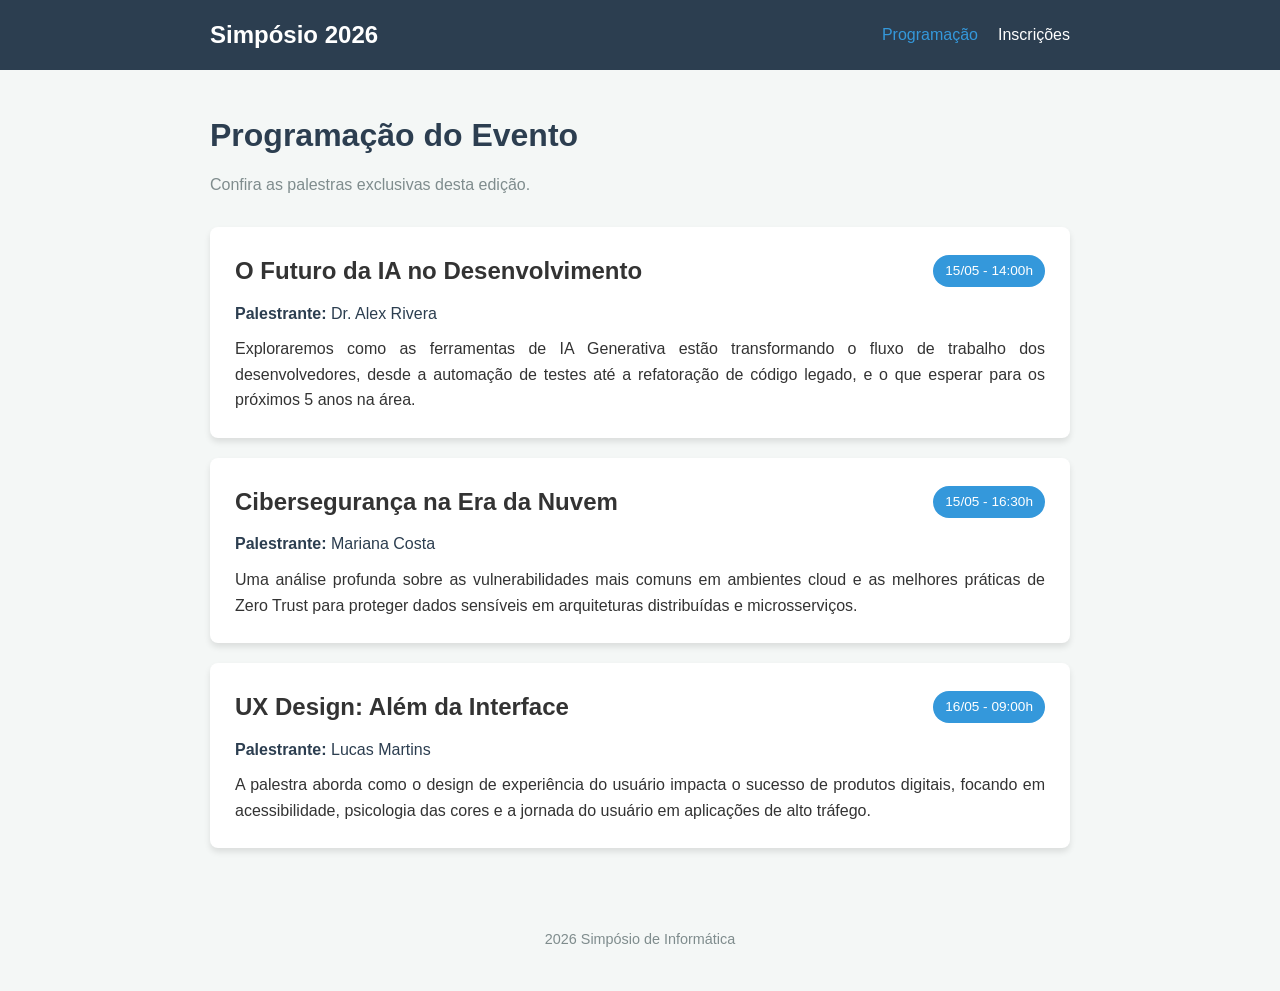
<file: index.html>
<!DOCTYPE html>
<html lang="pt-br">
<head>
    <meta charset="UTF-8">
    <meta name="viewport" content="width=device-width, initial-scale=1.0">
    <title>Simpósio de Informática - Programação</title>
    <link rel="stylesheet" href="style.css">
</head>
<body>
    <header>
        <nav>
            <div class="logo">Simpósio 2026</div>
            <ul>
                <li><a href="index.html" class="active">Programação</a></li>
                <li><a href="inscricao.html">Inscrições</a></li>
            </ul>
        </nav>
    </header>

    <main class="container">
        <h1>Programação do Evento</h1>
        <p class="subtitle">Confira as palestras exclusivas desta edição.</p>

        <section class="palestras">
            <article class="card">
                <div class="card-header">
                    <h2>O Futuro da IA no Desenvolvimento</h2>
                    <span class="badge">15/05 - 14:00h</span>
                </div>
                <p class="palestrante"><strong>Palestrante:</strong> Dr. Alex Rivera</p>
                <p class="resumo">
                    Exploraremos como as ferramentas de IA Generativa estão transformando o fluxo de trabalho dos desenvolvedores, 
                    desde a automação de testes até a refatoração de código legado, e o que esperar para os próximos 5 anos na área.
                </p>
            </article>

            <article class="card">
                <div class="card-header">
                    <h2>Cibersegurança na Era da Nuvem</h2>
                    <span class="badge">15/05 - 16:30h</span>
                </div>
                <p class="palestrante"><strong>Palestrante:</strong> Mariana Costa</p>
                <p class="resumo">
                    Uma análise profunda sobre as vulnerabilidades mais comuns em ambientes cloud e as melhores práticas 
                    de Zero Trust para proteger dados sensíveis em arquiteturas distribuídas e microsserviços.
                </p>
            </article>

            <article class="card">
                <div class="card-header">
                    <h2>UX Design: Além da Interface</h2>
                    <span class="badge">16/05 - 09:00h</span>
                </div>
                <p class="palestrante"><strong>Palestrante:</strong> Lucas Martins</p>
                <p class="resumo">
                    A palestra aborda como o design de experiência do usuário impacta o sucesso de produtos digitais, 
                    focando em acessibilidade, psicologia das cores e a jornada do usuário em aplicações de alto tráfego.
                </p>
            </article>
        </section>
    </main>

    <footer>
        <p>2026 Simpósio de Informática</p>
    </footer>
</body>
</html>
</file>
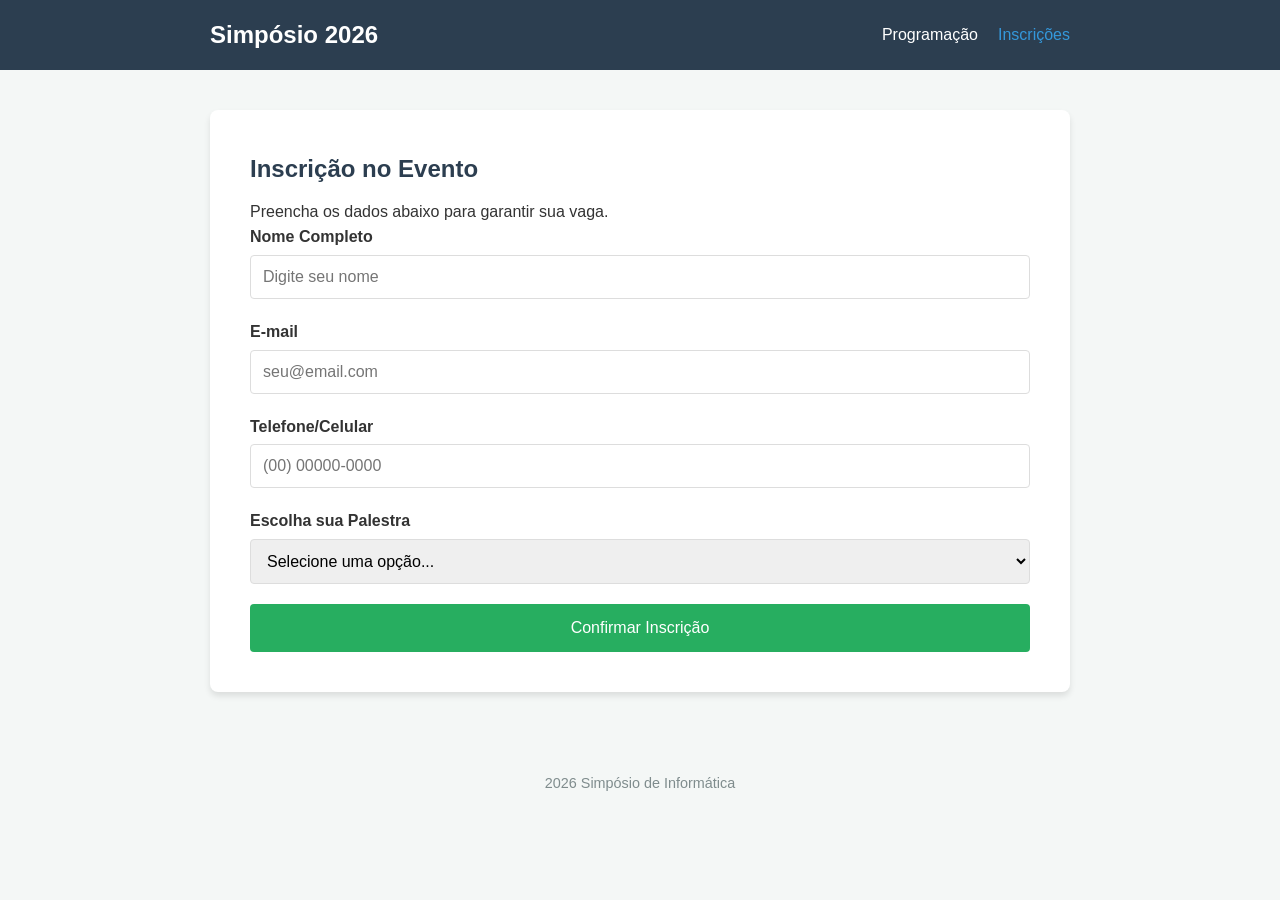
<file: inscricao.html>
<!DOCTYPE html>
<html lang="pt-br">
<head>
    <meta charset="UTF-8">
    <meta name="viewport" content="width=device-width, initial-scale=1.0">
    <title>Inscrição - Simpósio de Informática</title>
    <link rel="stylesheet" href="style.css">
</head>
<body>
    <header>
        <nav>
            <div class="logo">Simpósio 2026</div>
            <ul>
                <li><a href="index.html">Programação</a></li>
                <li><a href="inscricao.html" class="active">Inscrições</a></li>
            </ul>
        </nav>
    </header>

    <main class="container">
        <section class="form-section">
            <h1>Inscrição no Evento</h1>
            <p>Preencha os dados abaixo para garantir sua vaga.</p>

            <form action="#" method="POST">
                <div class="form-group">
                    <label for="nome">Nome Completo</label>
                    <input type="text" id="nome" name="nome" placeholder="Digite seu nome" required>
                </div>

                <div class="form-group">
                    <label for="email">E-mail</label>
                    <input type="email" id="email" name="email" placeholder="seu@email.com" required>
                </div>

                <div class="form-group">
                    <label for="tel">Telefone/Celular</label>
                    <input type="tel" id="tel" name="tel" placeholder="(00) 00000-0000">
                </div>

                <div class="form-group">
                    <label for="palestra">Escolha sua Palestra</label>
                    <select id="palestra" name="palestra" required>
                        <option value="" disabled selected>Selecione uma opção...</option>
                        <option value="ia">O Futuro da IA no Desenvolvimento</option>
                        <option value="cloud">Cibersegurança na Era da Nuvem</option>
                        <option value="ux">UX Design: Além da Interface</option>
                    </select>
                </div>

                <button type="submit" class="btn-confirmar">Confirmar Inscrição</button>
            </form>
        </section>
    </main>

    <footer>
        <p>2026 Simpósio de Informática</p>
    </footer>
</body>
</html>
</file>
<file: style.css>
* {
    margin: 0;
    padding: 0;
    box-sizing: border-box;
    font-family: 'Segoe UI', Tahoma, Geneva, Verdana, sans-serif;
}

body {
    background-color: #f4f7f6;
    color: #333;
    line-height: 1.6;
}

.container {
    max-width: 900px;
    margin: 40px auto;
    padding: 0 20px;
}

h1 {
    color: #2c3e50;
    margin-bottom: 10px;
}

.subtitle {
    margin-bottom: 30px;
    color: #7f8c8d;
}

/* Header e Navegação */
header {
    background-color: #2c3e50;
    color: white;
    padding: 1rem 0;
}

nav {
    display: flex;
    justify-content: space-between;
    align-items: center;
    max-width: 900px;
    margin: 0 auto;
    padding: 0 20px;
}

.logo {
    font-size: 1.5rem;
    font-weight: bold;
}

nav ul {
    display: flex;
    list-style: none;
}

nav ul li a {
    color: white;
    text-decoration: none;
    margin-left: 20px;
    font-weight: 500;
    transition: 0.3s;
}

nav ul li a:hover, nav ul li a.active {
    color: #3498db;
}

/* Cards de Palestras */
.palestras {
    display: flex;
    flex-direction: column;
    gap: 20px;
}

.card {
    background: white;
    padding: 25px;
    border-radius: 8px;
    box-shadow: 0 4px 6px rgba(0,0,0,0.1);
}

.card-header {
    display: flex;
    justify-content: space-between;
    align-items: center;
    margin-bottom: 10px;
}

.badge {
    background-color: #3498db;
    color: white;
    padding: 5px 12px;
    border-radius: 20px;
    font-size: 0.85rem;
}

.palestrante {
    color: #2c3e50;
    margin-bottom: 10px;
}

.resumo {
    text-align: justify;
}

/* Formulário */
.form-section {
    background: white;
    padding: 40px;
    border-radius: 8px;
    box-shadow: 0 4px 6px rgba(0,0,0,0.1);
}

.form-group {
    margin-bottom: 20px;
}

label {
    display: block;
    margin-bottom: 5px;
    font-weight: 600;
}

input, select {
    width: 100%;
    padding: 12px;
    border: 1px solid #ddd;
    border-radius: 4px;
    font-size: 1rem;
}

.btn-confirmar {
    background-color: #27ae60;
    color: white;
    border: none;
    padding: 15px 25px;
    border-radius: 4px;
    font-size: 1rem;
    cursor: pointer;
    width: 100%;
    transition: background 0.3s;
}

.btn-confirmar:hover {
    background-color: #219150;
}

/* Rodapé */
footer {
    text-align: center;
    padding: 40px 0;
    color: #7f8c8d;
    font-size: 0.9rem;
}
</file>
